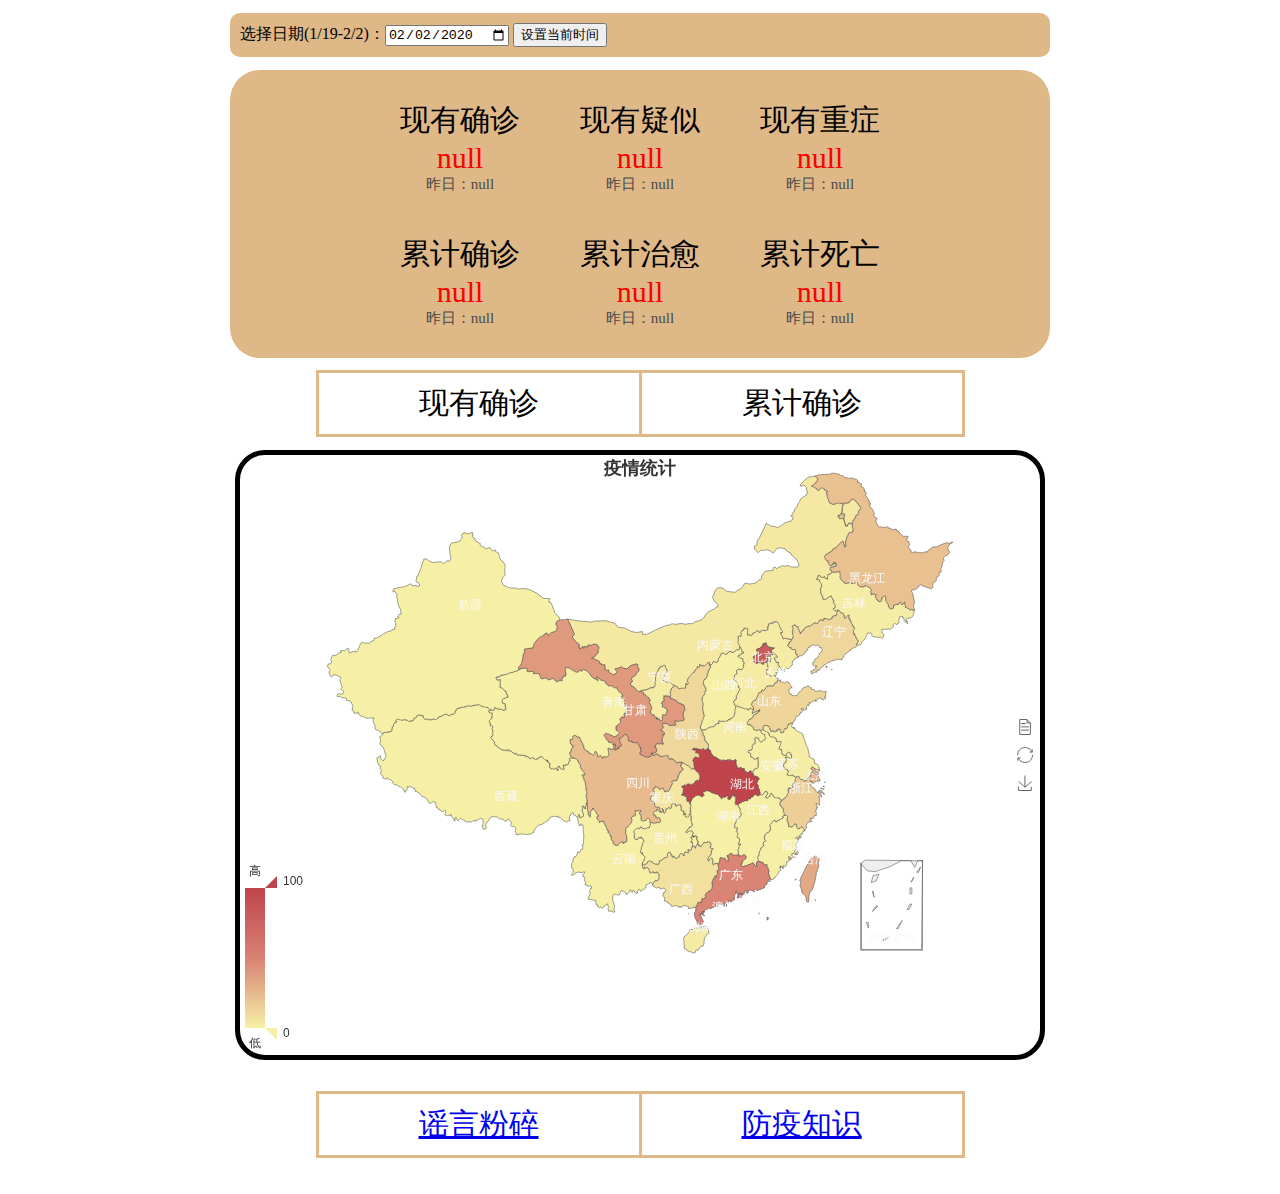
<file: frontend/index.html>
﻿<!DOCTYPE html>

<html style="height: 100%">
<head>
    <meta charset="UTF-8">
    <meta http-equiv="X-UA-Compatible" content="IE=EDGE">
    <title>地图组件</title>
    <script src="js/echarts.min.js"></script>
    <script src="js/china.js"></script>
    <link type="text/css" rel="stylesheet" href="css/mystyle.css" />
    <!-- 新 Bootstrap 核心 CSS 文件 -->
    <link href="https://cdn.staticfile.org/twitter-bootstrap/3.3.7/css/bootstrap.min.css" rel="stylesheet">
    <!-- jQuery文件。务必在bootstrap.min.js 之前引入 -->
    <script src="https://cdn.staticfile.org/jquery/2.1.1/jquery.min.js"></script>
    <!-- 最新的 Bootstrap 核心 JavaScript 文件 -->
    <script src="https://cdn.staticfile.org/twitter-bootstrap/3.3.7/js/bootstrap.min.js"></script>
    <script src="js/jquery-1.11.1.min.js"></script>
    <script>
        function chan() {
            myChart.clear();
            myChart.setOption(option);
        }
        function chan1() {
            myChart.clear();
            myChart.setOption(option1);
        }
    </script>
</head>

<body style="height: 100%; margin: 0">

    <div id="date">
        <form>
            选择日期(1/19-2/2)：<input type="date" name="mydate" id="dateone" value="2020-02-02" />
            <input type="button" value="设置当前时间" onclick="setdata()" />
        </form>
    </div>

    <div id="menu">
        <table>
            <tr>
                <td class="typename">现有确诊</td>
                <td class="typename">现有疑似</td>
                <td class="typename">现有重症</td>
            </tr>
            <tr>
                <td id="nowipnum" class="nownum">null</td>
                <td id="nowspnum" class="nownum">null</td>
                <td id="nowdangenum" class="nownum">null</td>
            </tr>
            <tr>
                <td id="yesipnum" class="yesnum">昨日：null</td>
                <td id="yesspnum" class="yesnum">昨日：null</td>
                <td id="yesdangenum" class="yesnum">昨日：null</td>
            </tr>
            <tr>
                <td class="typename">累计确诊</td>
                <td class="typename">累计治愈</td>
                <td class="typename">累计死亡</td>
            </tr>
            <tr>
                <td id="sumsurenum" class="nownum">null</td>
                <td id="sumcurenum" class="nownum">null</td>
                <td id="sumdeadnum" class="nownum">null</td>
            </tr>
            <tr>
                <td id="yessurenum" class="yesnum">昨日：null</td>
                <td id="yescurenum" class="yesnum">昨日：null</td>
                <td id="yesdeadnum" class="yesnum">昨日：null</td>
            </tr>

        </table>
    </div>

    <div>
        <table>
            <tr>
                <td id="choosenow" class="unchoose" onclick="chan()">现有确诊</td>
                <td id="choosesum" class="unchoose" onclick="chan1()">累计确诊</td>
            </tr>
        </table>
    </div>

    <div id="container" class="map"></div>

    <br />

    <div>
        <table>
            <tr>
                <td class="unchoose"><a href="https://baijiahao.baidu.com/s?id=1656966730408682480&wfr=spider&for=pc">谣言粉碎</a></td>
                <td class="unchoose"><a href="http://news.xiancity.cn/system/2020/03/13/030724068.shtml">防疫知识</a></td>
            </tr>
        </table>
    </div>

    <br />
    <br />

    <script type="text/javascript">

        var dom = document.getElementById("container");
        var myChart = echarts.init(dom);
        var app = {};
        //option = null;
        var option = {
            title: {
                text: '疫情统计',
                left: 'center'
            },
            tooltip: {
                trigger: 'item'
            },
            visualMap: {
                min: 0,
                max: 100,
                left: 'left',
                top: 'bottom',
                text: ['高', '低'],           // 文本，默认为数值文本
                calculable: true
            },
            toolbox: {
                show: true,
                orient: 'vertical',
                left: 'right',
                top: 'center',
                feature: {
                    mark: { show: true },
                    dataView: { show: true, readOnly: false },
                    restore: { show: true },
                    saveAsImage: { show: true }
                }
            },
            series: [
                {
                    name: '点击查看省份>>',
                    type: 'map',
                    mapType: 'china',
                    roam: false,//是否开启鼠标缩放和平移漫游
                    itemStyle: {//地图区域的多边形 图形样式
                        normal: {//是图形在默认状态下的样式
                            label: {
                                show: true,//是否显示标签
                                textStyle: {
                                    color: "rgb(249, 249, 249)"
                                }
                            }
                        },
                        emphasis: {//是图形在高亮状态下的样式,比如在鼠标悬浮或者图例联动高亮时
                            //label: { show: true }
                            borderWidth: 2,
                            borderColor: '#fff',
                            areaColor: 'blue',//区域颜色
                            label: {
                                show: true,
                                textStyle: {
                                    color: '#fff'
                                }
                            }
                        }
                    },
                    top: "3%",//组件距离容器的距离
                    data: [
                        { name: '北京', value: 80 /*Math.round(Math.random() * 1000)*/ },
                        { name: '天津', value: 1 },
                        { name: '上海', value: 25 },
                        { name: '重庆', value: 4 },
                        { name: '河北', value: 2 },
                        { name: '河南', value: 1 },
                        { name: '云南', value: 0 },
                        { name: '辽宁', value: 11 },
                        { name: '黑龙江', value: 21 },
                        { name: '湖南', value: 0 },
                        { name: '安徽', value: 0 },
                        { name: '山东', value: 12 },
                        { name: '新疆', value: 0 },
                        { name: '江苏', value: 1 },
                        { name: '浙江', value: 15 },
                        { name: '江西', value: 0 },
                        { name: '湖北', value: 11758 },
                        { name: '广西', value: 7 },
                        { name: '甘肃', value: 39 },
                        { name: '山西', value: 0 },
                        { name: '内蒙古', value: 3 },
                        { name: '陕西', value: 11 },
                        { name: '吉林', value: 1 },
                        { name: '福建', value: 0 },
                        { name: '贵州', value: 1 },
                        { name: '广东', value: 49 },
                        { name: '青海', value: 0 },
                        { name: '西藏', value: 0 },
                        { name: '四川', value: 24 },
                        { name: '宁夏', value: 2 },
                        { name: '海南', value: 2 },
                        { name: '台湾', value: 32 },
                        { name: '香港', value: 58 },
                        { name: '澳门', value: Math.round(Math.random() * 1000) }
                    ]
                }
            ]
        };;
        myChart.setOption(option, true);
        //鼠标移入事件
        myChart.on('mouseover', function (params) {
            var dataIndex = params.dataIndex;
            console.log(params);
        });
        //鼠标点击事件 跳转页面
        myChart.on('click', function (params) {
            var city = params.name;
            //alert(city);
            window.location.href = "line.html";
        });
    </script>

    <script type="text/javascript">
        var dom = document.getElementById("container");
        var myChart = echarts.init(dom);
        var app = {};
        //option = null;
        var option1 = {
            title: {
                text: '疫情统计',
                left: 'center'
            },
            tooltip: {
                trigger: 'item'
            },
            visualMap: {
                min: 0,
                max: 1000,
                left: 'left',
                top: 'bottom',
                text: ['高', '低'],           // 文本，默认为数值文本
                calculable: true
            },
            toolbox: {
                show: true,
                orient: 'vertical',
                left: 'right',
                top: 'center',
                feature: {
                    mark: { show: true },
                    dataView: { show: true, readOnly: false },
                    restore: { show: true },
                    saveAsImage: { show: true }
                }
            },
            series: [
                {
                    name: '点击查看>>',
                    type: 'map',
                    mapType: 'china',
                    roam: false,//是否开启鼠标缩放和平移漫游
                    itemStyle: {//地图区域的多边形 图形样式
                        normal: {//是图形在默认状态下的样式
                            label: {
                                show: true,//是否显示标签
                                textStyle: {
                                    color: "rgb(249, 249, 249)"
                                }
                            }
                        },
                        emphasis: {//是图形在高亮状态下的样式,比如在鼠标悬浮或者图例联动高亮时
                            //label: { show: true }
                            borderWidth: 2,
                            borderColor: '#fff',
                            areaColor: 'blue',//区域颜色
                            label: {
                                show: true,
                                textStyle: {
                                    color: '#fff'
                                }
                            }
                        }
                    },
                    top: "3%",//组件距离容器的距离
                    data: [
                        { name: '北京', value: 437 },
                        { name: '天津', value: 136 },
                        { name: '上海', value: 352 },
                        { name: '重庆', value: 576 },
                        { name: '河北', value: 318 },
                        { name: '河南', value: 1273 },
                        { name: '云南', value: 174 },
                        { name: '辽宁', value: 125 },
                        { name: '黑龙江', value: 482 },
                        { name: '湖南', value: 1018 },
                        { name: '安徽', value: 990 },
                        { name: '山东', value: 760 },
                        { name: '新疆', value: 76 },
                        { name: '江苏', value: 631 },
                        { name: '浙江', value: 1227 },
                        { name: '江西', value: 935 },
                        { name: '湖北', value: 67790 },
                        { name: '广西', value: 252 },
                        { name: '甘肃', value: 132 },
                        { name: '山西', value: 133 },
                        { name: '内蒙古', value: 75 },
                        { name: '陕西', value: 245 },
                        { name: '吉林', value: 93 },
                        { name: '福建', value: 296 },
                        { name: '贵州', value: 146 },
                        { name: '广东', value: 1356 },
                        { name: '青海', value: 18 },
                        { name: '西藏', value: 1 },
                        { name: '四川', value: 539 },
                        { name: '宁夏', value: 75 },
                        { name: '海南', value: 168 },
                        { name: '台湾', value: 53 },
                        { name: '香港', value: 140 },
                        { name: '澳门', value: Math.round(Math.random() * 1000) }
                    ]
                }
            ]
        };;
        myChart.setOption(option, true);
        //鼠标移入事件
        myChart.on('mouseover', function (params) {
            var dataIndex = params.dataIndex;
            console.log(params);
        });
        //鼠标点击事件 跳转页面
        myChart.on('click', function (params) {
            var city = params.name;
            //alert(city);
            //window.location.href = "line.html&date=" + city;
            window.location.href = "line.html";
        });
    </script>

    <script>
        function setdata(da) {
            var qz = new Array();
            var ys = new Array();
            var zy = new Array();
            var sw = new Array();
            qz["2020-01-19"] = 1;
            qz["2020-01-20"] = 6;
            qz["2020-01-21"] = 281;
            qz["2020-01-22"] = 426;
            qz["2020-01-23"] = 583;
            qz["2020-01-24"] = 832;
            qz["2020-01-25"] = 1248;
            qz["2020-01-26"] = 1918;
            qz["2020-01-27"] = 2649;
            qz["2020-01-28"] = 4390;
            qz["2020-01-29"] = 5816;
            qz["2020-01-30"] = 7484;
            qz["2020-01-31"] = 9403;
            qz["2020-02-01"] = 11306;
            qz["2020-02-02"] = 13749;

            ys["2020-01-19"] = 0;
            ys["2020-01-20"] = 0;
            ys["2020-01-21"] = 6;
            ys["2020-01-22"] = 22;
            ys["2020-01-23"] = 24;
            ys["2020-01-24"] = 31;
            ys["2020-01-25"] = 66;
            ys["2020-01-26"] = 138;
            ys["2020-01-27"] = 281;
            ys["2020-01-28"] = 482;
            ys["2020-01-29"] = 663;
            ys["2020-01-30"] = 980;
            ys["2020-01-31"] = 1180;
            ys["2020-02-01"] = 1445;
            ys["2020-02-02"] = 1715;

            zy["2020-01-19"] = 0;
            zy["2020-01-20"] = 0;
            zy["2020-01-21"] = 25;
            zy["2020-01-22"] = 28;
            zy["2020-01-23"] = 30;
            zy["2020-01-24"] = 34;
            zy["2020-01-25"] = 37;
            zy["2020-01-26"] = 47;
            zy["2020-01-27"] = 51;
            zy["2020-01-28"] = 59;
            zy["2020-01-29"] = 66;
            zy["2020-01-30"] = 89;
            zy["2020-01-31"] = 134;
            zy["2020-02-01"] = 213;
            zy["2020-02-02"] = 293;

            sw["2020-01-19"] = 0;
            sw["2020-01-20"] = 0;
            sw["2020-01-21"] = 6;
            sw["2020-01-22"] = 9;
            sw["2020-01-23"] = 17;
            sw["2020-01-24"] = 26;
            sw["2020-01-25"] = 41;
            sw["2020-01-26"] = 56;
            sw["2020-01-27"] = 82;
            sw["2020-01-28"] = 106;
            sw["2020-01-29"] = 132;
            sw["2020-01-30"] = 170;
            sw["2020-01-31"] = 213;
            sw["2020-02-01"] = 259;
            sw["2020-02-02"] = 304;

            var i1 = document.getElementById("nowipnum");
            var i2 = document.getElementById("nowspnum");
            var i3 = document.getElementById("nowdangenum");
            var i4 = document.getElementById("sumsurenum");
            var i5 = document.getElementById("sumcurenum");
            var i6 = document.getElementById("sumdeadnum");
            var i11 = document.getElementById("yesipnum");
            var i22 = document.getElementById("yesspnum");
            var i33 = document.getElementById("yesdangenum");
            var i44 = document.getElementById("yessurenum");
            var i55 = document.getElementById("yescurenum");
            var i66 = document.getElementById("yesdeadnum");
            var x1 = document.getElementById("dateone").value;
            var x2 = x1.substr(x1.length - 2, 2);
            var x3 = x2 - 1;
            var x4;
            if (x3 < 10 && x3 >= 1) {
                x3 = "0".concat(x3.toString());
                x4 = x1.substr(0, x1.length - 2).concat(x3);
            }
            else if (x3 <= 0) {
                x3 = (x3 + 31) % 32;
                var m = getMonth(x1);
                m = m - 1;
                m = m.toString();
                m = "0".concat(m.toString());
                x4 = x1.substr(0, 4) + "-" + m + "-" + x3;
            }
            else if (x3 > 10) {
                x3 = x3.toString();
                x4 = x1.substr(0, x1.length - 2) + x3;
            }
            var be = x4;
            var to = document.getElementById("dateone").value;
            i1.innerText = (qz[to] - sw[to] - zy[to]).toString();
            i2.innerText = parseInt(parseInt(ys[to]) / 15);
            i3.innerText = parseInt(parseInt(qz[to]) / 18);
            i4.innerText = qz[to];
            i5.innerText = zy[to];
            i6.innerText = sw[to];
            var x = ((qz[to] - sw[to] - zy[to]) - (qz[be] - sw[be] - zy[be])) / 8;
            x = parseInt(x);
            i11.innerText = "昨日：+" + x.toString();
            i22.innerText = "昨日：+" + (ys[to] - ys[be]).toString();
            i33.innerText = "昨日：+" + x;
            i44.innerText = "昨日：+" + (qz[to] - qz[be]).toString();
            i55.innerText = "昨日：+" + (zy[to] - zy[be]).toString();
            i66.innerText = "昨日：+" + (sw[to] - sw[be]).toString();
        }
    </script>
</body>
</html>
</file>
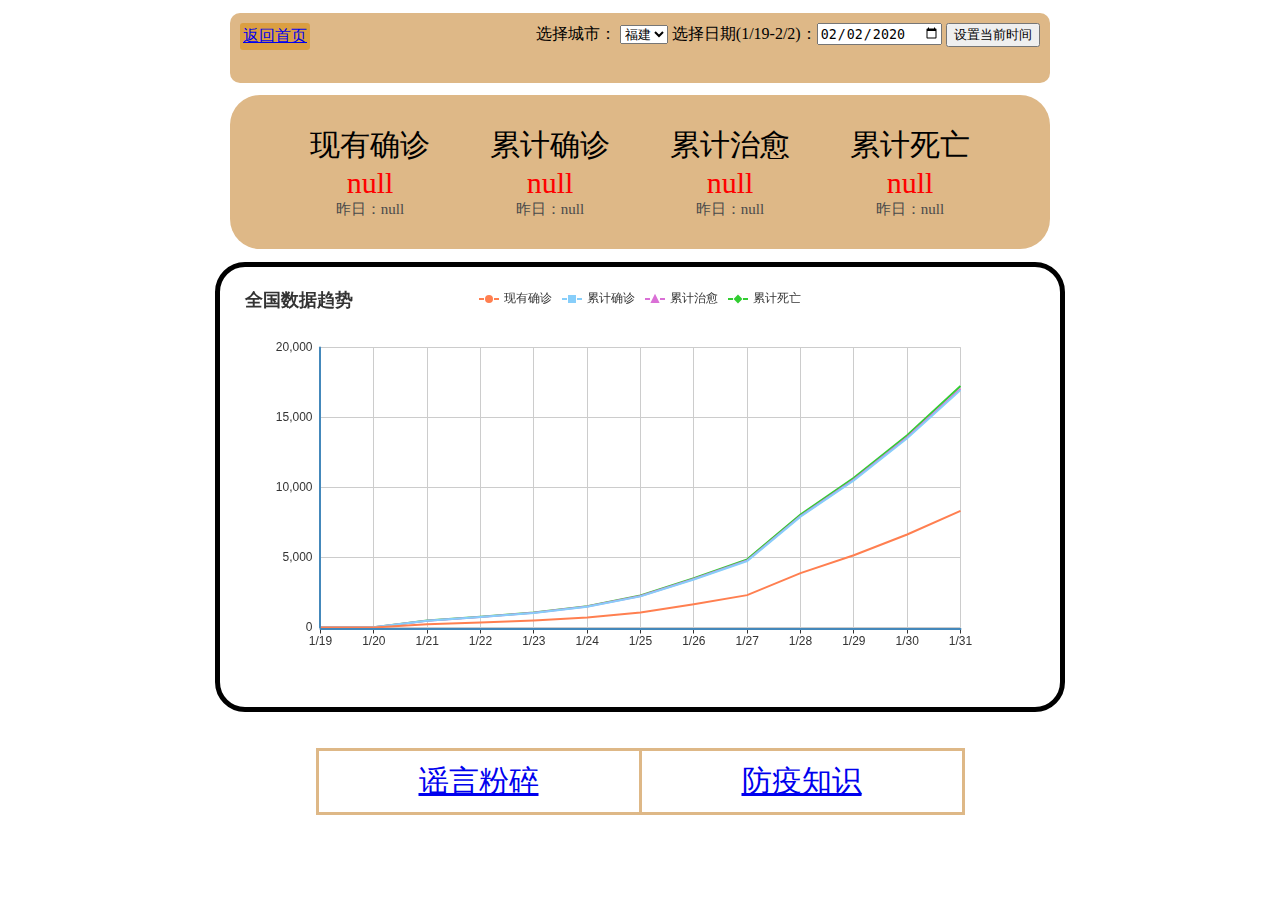
<file: frontend/line.html>
﻿<!DOCTYPE html>

<html lang="en" xmlns="http://www.w3.org/1999/xhtml">
<head>
    <meta charset="utf-8" />
    <title>折线图</title>
    <script src="js/echarts-all.js"></script>
    <link type="text/css" rel="stylesheet" href="css/mystyle.css" />
    <!-- 新 Bootstrap 核心 CSS 文件 -->
    <link href="https://cdn.staticfile.org/twitter-bootstrap/3.3.7/css/bootstrap.min.css" rel="stylesheet">
    <!-- jQuery文件。务必在bootstrap.min.js 之前引入 -->
    <script src="https://cdn.staticfile.org/jquery/2.1.1/jquery.min.js"></script>
    <!-- 最新的 Bootstrap 核心 JavaScript 文件 -->
    <script src="https://cdn.staticfile.org/twitter-bootstrap/3.3.7/js/bootstrap.min.js"></script>
    <script src="js/jquery-1.11.1.min.js"></script>

    <script>
        function chan() {
            myChart.clear();
            myChart.setOption(option);
        }
        function chan1() {
            myChart.clear();
            myChart.setOption(option1);
        }
    </script>
</head>

<body>


    <div id="dateline">
        <div id="" class="return"><a href="index.html">返回首页</a></div>
        <div class="datein">
            <form>
                选择城市：
                <select id="city">
                    <option value="福建" selected>福建</option>
                    <option value="安徽">安徽</option>
                    <option value="北京">北京</option>
                    <option value="重庆">重庆</option>
                    <option value="浙江">浙江</option>
                    <option value="湖北">湖北</option>
                </select>
                选择日期(1/19-2/2)：<input type="date" name="mydate" id="dateone" value="2020-02-02" />
                <input type="button" value="设置当前时间" onclick="setdata()" />
            </form>
        </div>
    </div>

    <div id="menu">
        <table>
            <tr>
                <td class="typename">现有确诊</td>
                <td class="typename">累计确诊</td>
                <td class="typename">累计治愈</td>
                <td class="typename">累计死亡</td>
            </tr>
            <tr>
                <td id="nowsure" class="nownum">null</td>
                <td id="sumsure" class="nownum">null</td>
                <td id="sumcure" class="nownum">null</td>
                <td id="sumdead" class="nownum">null</td>
            </tr>
            <tr>
                <td id="yessure" class="yesnum">昨日：null</td>
                <td id="yessumsure" class="yesnum">昨日：null</td>
                <td id="yessumcure" class="yesnum">昨日：null</td>
                <td id="yessumdead" class="yesnum">昨日：null</td>
            </tr>
        </table>
    </div>

    <div id="box" class="boxtype"></div>

    <br />
    <br />
    <div>
        <table>
            <tr>
                <td class="unchoose"><a href="https://baijiahao.baidu.com/s?id=1656966730408682480&wfr=spider&for=pc">谣言粉碎</a></td>
                <td class="unchoose"><a href="http://news.xiancity.cn/system/2020/03/13/030724068.shtml">防疫知识</a></td>
            </tr>
        </table>
    </div>

    <br />
    <br />

    <script>

        var myChart = echarts.init(document.getElementById("box"));
        var option = {
            title: {
                text: '全国数据趋势'
            },
            tooltip: {
                trigger: 'axis',
                axisPointer: {
                    type: 'cross',
                    label: {
                        backgroundColor: '#6a7985'
                    }
                }
            },
            legend: {
                data: ['现有确诊', '累计确诊', '累计治愈', '累计死亡']
            },
            toolbox: {
                feature: {
                    saveAsImage: {}
                }
            },
            grid: {
                left: '3%',
                right: '4%',
                bottom: '3%',
                containLabel: true
            },
            xAxis: [
                {
                    type: 'category',
                    boundaryGap: false,
                    data: ['1/19', '1/20', '1/21', '1/22', '1/23', '1/24', '1/25', '1/26', '1/27', '1/28', '1/29', '1/30', '1/31']
                }
            ],
            yAxis: [
                {
                    type: 'value'
                }
            ],
            series: [
                {
                    name: '现有确诊',
                    type: 'line',
                    stack: '总量',
                    areaStyle: {},
                    data: [1, 6, 250, 389, 536, 772, 1170, 1815, 2516, 4225, 5618, 7225, 9056]
                },
                {
                    name: '累计确诊',
                    type: 'line',
                    stack: '总量',
                    areaStyle: {},
                    data: [1, 6, 281, 426, 583, 832, 1248, 1918, 2649, 4390, 5816, 7484, 9403]
                },
                {
                    name: '累计治愈',
                    type: 'line',
                    stack: '总量',
                    areaStyle: {},
                    data: [0, 0, 2, 5, 28, 30, 34, 37, 47, 51, 59, 66, 89, 134]
                },
                {
                    name: '累计死亡',
                    type: 'line',
                    stack: '总量',
                    label: {
                        normal: {
                            show: true,
                            position: 'top'
                        }
                    },
                    areaStyle: {},
                    data: [0, 0, 6, 9, 17, 26, 41, 56, 82, 106, 132, 170, 213]
                }
            ]
        };


        myChart.setOption(option);
        myChart.on('mouseover', function (params) {
            var dataIndex = params.dataIndex;
            console.log(params);
        });
    </script>

    <script>
        function setdata() {
            var qz = new Array();
            var ys = new Array();
            var zy = new Array();
            var sw = new Array();

            qz["湖北2020-01-19"] = 0;
            qz["湖北2020-01-20"] = 0;
            qz["湖北2020-01-21"] = 239;
            qz["湖北2020-01-22"] = 338;
            qz["湖北2020-01-23"] = 399;
            qz["湖北2020-01-24"] = 494;
            qz["湖北2020-01-25"] = 658;
            qz["湖北2020-01-26"] = 958;
            qz["湖北2020-01-27"] = 1303;
            qz["湖北2020-01-28"] = 2570;
            qz["湖北2020-01-29"] = 3385;
            qz["湖北2020-01-30"] = 4370;
            qz["湖北2020-01-31"] = 5522;
            qz["湖北2020-02-01"] = 6774;
            qz["湖北2020-02-02"] = 8601;
            qz["安徽2020-01-19"] = 0;
            qz["安徽2020-01-20"] = 0;
            qz["安徽2020-01-21"] = 0;
            qz["安徽2020-01-22"] = 1;
            qz["安徽2020-01-23"] = 9;
            qz["安徽2020-01-24"] = 15;
            qz["安徽2020-01-25"] = 39;
            qz["安徽2020-01-26"] = 60;
            qz["安徽2020-01-27"] = 70;
            qz["安徽2020-01-28"] = 106;
            qz["安徽2020-01-29"] = 152;
            qz["安徽2020-01-30"] = 198;
            qz["安徽2020-01-31"] = 234;
            qz["安徽2020-02-01"] = 294;
            qz["安徽2020-02-02"] = 335;
            qz["北京2020-01-19"] = 0;
            qz["北京2020-01-20"] = 5;
            qz["北京2020-01-21"] = 10;
            qz["北京2020-01-22"] = 14;
            qz["北京2020-01-23"] = 26;
            qz["北京2020-01-24"] = 35;
            qz["北京2020-01-25"] = 49;
            qz["北京2020-01-26"] = 66;
            qz["北京2020-01-27"] = 77;
            qz["北京2020-01-28"] = 86;
            qz["北京2020-01-29"] = 106;
            qz["北京2020-01-30"] = 126;
            qz["北京2020-01-31"] = 150;
            qz["北京2020-02-01"] = 173;
            qz["北京2020-02-02"] = 181;
            qz["重庆2020-01-19"] = 0;
            qz["重庆2020-01-20"] = 0;
            qz["重庆2020-01-21"] = 5;
            qz["重庆2020-01-22"] = 6;
            qz["重庆2020-01-23"] = 9;
            qz["重庆2020-01-24"] = 27;
            qz["重庆2020-01-25"] = 57;
            qz["重庆2020-01-26"] = 75;
            qz["重庆2020-01-27"] = 110;
            qz["重庆2020-01-28"] = 132;
            qz["重庆2020-01-29"] = 147;
            qz["重庆2020-01-30"] = 164;
            qz["重庆2020-01-31"] = 205;
            qz["重庆2020-02-01"] = 236;
            qz["重庆2020-02-02"] = 258;
            qz["福建2020-01-19"] = 0;
            qz["福建2020-01-20"] = 0;
            qz["福建2020-01-21"] = 0;
            qz["福建2020-01-22"] = 1;
            qz["福建2020-01-23"] = 5;
            qz["福建2020-01-24"] = 10;
            qz["福建2020-01-25"] = 18;
            qz["福建2020-01-26"] = 35;
            qz["福建2020-01-27"] = 59;
            qz["福建2020-01-28"] = 82;
            qz["福建2020-01-29"] = 101;
            qz["福建2020-01-30"] = 120;
            qz["福建2020-01-31"] = 144;
            qz["福建2020-02-01"] = 159;
            qz["福建2020-02-02"] = 179;
            qz["浙江2020-01-19"] = 0;
            qz["浙江2020-01-20"] = 0;
            qz["浙江2020-01-21"] = 0;
            qz["浙江2020-01-22"] = 10;
            qz["浙江2020-01-23"] = 27;
            qz["浙江2020-01-24"] = 43;
            qz["浙江2020-01-25"] = 62;
            qz["浙江2020-01-26"] = 102;
            qz["浙江2020-01-27"] = 128;
            qz["浙江2020-01-28"] = 173;
            qz["浙江2020-01-29"] = 294;
            qz["浙江2020-01-30"] = 425;
            qz["浙江2020-01-31"] = 529;
            qz["浙江2020-02-01"] = 585;
            qz["浙江2020-02-02"] = 639;

            ys["湖北2020-01-19"] = 0;
            ys["湖北2020-01-20"] = 0;
            ys["湖北2020-01-21"] = 0;
            ys["湖北2020-01-22"] = 0;
            ys["湖北2020-01-23"] = 0;
            ys["湖北2020-01-24"] = 0;
            ys["湖北2020-01-25"] = 0;
            ys["湖北2020-01-26"] = 0;
            ys["湖北2020-01-27"] = 0;
            ys["湖北2020-01-28"] = 0;
            ys["湖北2020-01-29"] = 0;
            ys["湖北2020-01-30"] = 0;
            ys["湖北2020-01-31"] = 0;
            ys["湖北2020-02-01"] = 0;
            ys["湖北2020-02-02"] = 0;
            ys["安徽2020-01-19"] = 0;
            ys["安徽2020-01-20"] = 0;
            ys["安徽2020-01-21"] = 1;
            ys["安徽2020-01-22"] = 3;
            ys["安徽2020-01-23"] = 3;
            ys["安徽2020-01-24"] = 3;
            ys["安徽2020-01-25"] = 29;
            ys["安徽2020-01-26"] = 44;
            ys["安徽2020-01-27"] = 80;
            ys["安徽2020-01-28"] = 118;
            ys["安徽2020-01-29"] = 160;
            ys["安徽2020-01-30"] = 205;
            ys["安徽2020-01-31"] = 275;
            ys["安徽2020-02-01"] = 352;
            ys["安徽2020-02-02"] = 434;
            ys["北京2020-01-19"] = 0;
            ys["北京2020-01-20"] = 0;
            ys["北京2020-01-21"] = 0;
            ys["北京2020-01-22"] = 0;
            ys["北京2020-01-23"] = 0;
            ys["北京2020-01-24"] = 0;
            ys["北京2020-01-25"] = 0;
            ys["北京2020-01-26"] = 0;
            ys["北京2020-01-27"] = 0;
            ys["北京2020-01-28"] = 0;
            ys["北京2020-01-29"] = 0;
            ys["北京2020-01-30"] = 0;
            ys["北京2020-01-31"] = 0;
            ys["北京2020-02-01"] = 0;
            ys["北京2020-02-02"] = 0;
            ys["重庆2020-01-19"] = 0;
            ys["重庆2020-01-20"] = 0;
            ys["重庆2020-01-21"] = 0;
            ys["重庆2020-01-22"] = 13;
            ys["重庆2020-01-23"] = 13;
            ys["重庆2020-01-24"] = 13;
            ys["重庆2020-01-25"] = 13;
            ys["重庆2020-01-26"] = 13;
            ys["重庆2020-01-27"] = 13;
            ys["重庆2020-01-28"] = 13;
            ys["重庆2020-01-29"] = 13;
            ys["重庆2020-01-30"] = 13;
            ys["重庆2020-01-31"] = 13;
            ys["重庆2020-02-01"] = 13;
            ys["重庆2020-02-02"] = 13;
            ys["福建2020-01-19"] = 0;
            ys["福建2020-01-20"] = 0;
            ys["福建2020-01-21"] = 0;
            ys["福建2020-01-22"] = 0;
            ys["福建2020-01-23"] = 2;
            ys["福建2020-01-24"] = 4;
            ys["福建2020-01-25"] = 4;
            ys["福建2020-01-26"] = 42;
            ys["福建2020-01-27"] = 73;
            ys["福建2020-01-28"] = 155;
            ys["福建2020-01-29"] = 208;
            ys["福建2020-01-30"] = 264;
            ys["福建2020-01-31"] = 316;
            ys["福建2020-02-01"] = 355;
            ys["福建2020-02-02"] = 402;
            ys["浙江2020-01-19"] = 0;
            ys["浙江2020-01-20"] = 0;
            ys["浙江2020-01-21"] = 0;
            ys["浙江2020-01-22"] = 0;
            ys["浙江2020-01-23"] = 0;
            ys["浙江2020-01-24"] = 0;
            ys["浙江2020-01-25"] = 0;
            ys["浙江2020-01-26"] = 0;
            ys["浙江2020-01-27"] = 0;
            ys["浙江2020-01-28"] = 0;
            ys["浙江2020-01-29"] = 0;
            ys["浙江2020-01-30"] = 0;
            ys["浙江2020-01-31"] = 0;
            ys["浙江2020-02-01"] = 0;
            ys["浙江2020-02-02"] = 0;

            zy["湖北2020-01-19"] = 0;
            zy["湖北2020-01-20"] = 0;
            zy["湖北2020-01-21"] = 25;
            zy["湖北2020-01-22"] = 28;
            zy["湖北2020-01-23"] = 28;
            zy["湖北2020-01-24"] = 31;
            zy["湖北2020-01-25"] = 32;
            zy["湖北2020-01-26"] = 42;
            zy["湖北2020-01-27"] = 44;
            zy["湖北2020-01-28"] = 44;
            zy["湖北2020-01-29"] = 44;
            zy["湖北2020-01-30"] = 54;
            zy["湖北2020-01-31"] = 80;
            zy["湖北2020-02-01"] = 130;
            zy["湖北2020-02-02"] = 179;
            zy["安徽2020-01-19"] = 0;
            zy["安徽2020-01-20"] = 0;
            zy["安徽2020-01-21"] = 0;
            zy["安徽2020-01-22"] = 0;
            zy["安徽2020-01-23"] = 0;
            zy["安徽2020-01-24"] = 0;
            zy["安徽2020-01-25"] = 0;
            zy["安徽2020-01-26"] = 0;
            zy["安徽2020-01-27"] = 0;
            zy["安徽2020-01-28"] = 0;
            zy["安徽2020-01-29"] = 0;
            zy["安徽2020-01-30"] = 2;
            zy["安徽2020-01-31"] = 3;
            zy["安徽2020-02-01"] = 3;
            zy["安徽2020-02-02"] = 5;
            zy["北京2020-01-19"] = 0;
            zy["北京2020-01-20"] = 0;
            zy["北京2020-01-21"] = 0;
            zy["北京2020-01-22"] = 0;
            zy["北京2020-01-23"] = 0;
            zy["北京2020-01-24"] = 1;
            zy["北京2020-01-25"] = 2;
            zy["北京2020-01-26"] = 2;
            zy["北京2020-01-27"] = 2;
            zy["北京2020-01-28"] = 4;
            zy["北京2020-01-29"] = 4;
            zy["北京2020-01-30"] = 5;
            zy["北京2020-01-31"] = 5;
            zy["北京2020-02-01"] = 9;
            zy["北京2020-02-02"] = 9;
            zy["重庆2020-01-19"] = 0;
            zy["重庆2020-01-20"] = 0;
            zy["重庆2020-01-21"] = 0;
            zy["重庆2020-01-22"] = 0;
            zy["重庆2020-01-23"] = 0;
            zy["重庆2020-01-24"] = 0;
            zy["重庆2020-01-25"] = 0;
            zy["重庆2020-01-26"] = 0;
            zy["重庆2020-01-27"] = 0;
            zy["重庆2020-01-28"] = 0;
            zy["重庆2020-01-29"] = 0;
            zy["重庆2020-01-30"] = 1;
            zy["重庆2020-01-31"] = 1;
            zy["重庆2020-02-01"] = 1;
            zy["重庆2020-02-02"] = 3;
            zy["福建2020-01-19"] = 0;
            zy["福建2020-01-20"] = 0;
            zy["福建2020-01-21"] = 0;
            zy["福建2020-01-22"] = 0;
            zy["福建2020-01-23"] = 0;
            zy["福建2020-01-24"] = 0;
            zy["福建2020-01-25"] = 0;
            zy["福建2020-01-26"] = 0;
            zy["福建2020-01-27"] = 0;
            zy["福建2020-01-28"] = 0;
            zy["福建2020-01-29"] = 0;
            zy["福建2020-01-30"] = 0;
            zy["福建2020-01-31"] = 0;
            zy["福建2020-02-01"] = 0;
            zy["福建2020-02-02"] = 0;
            zy["浙江2020-01-19"] = 0;
            zy["浙江2020-01-20"] = 0;
            zy["浙江2020-01-21"] = 0;
            zy["浙江2020-01-22"] = 0;
            zy["浙江2020-01-23"] = 0;
            zy["浙江2020-01-24"] = 0;
            zy["浙江2020-01-25"] = 0;
            zy["浙江2020-01-26"] = 0;
            zy["浙江2020-01-27"] = 0;
            zy["浙江2020-01-28"] = 0;
            zy["浙江2020-01-29"] = 0;
            zy["浙江2020-01-30"] = 3;
            zy["浙江2020-01-31"] = 8;
            zy["浙江2020-02-01"] = 14;
            zy["浙江2020-02-02"] = 22;

            sw["重庆2020-01-19"] = 0;
            sw["重庆2020-01-20"] = 0;
            sw["重庆2020-01-21"] = 0;
            sw["重庆2020-01-22"] = 0;
            sw["重庆2020-01-23"] = 0;
            sw["重庆2020-01-24"] = 0;
            sw["重庆2020-01-25"] = 0;
            sw["重庆2020-01-26"] = 0;
            sw["重庆2020-01-27"] = 0;
            sw["重庆2020-01-28"] = 0;
            sw["重庆2020-01-29"] = 0;
            sw["重庆2020-01-30"] = 0;
            sw["重庆2020-01-31"] = 0;
            sw["重庆2020-02-01"] = 1;
            sw["重庆2020-02-02"] = 1;
            sw["安徽2020-01-19"] = 0;
            sw["安徽2020-01-20"] = 0;
            sw["安徽2020-01-21"] = 0;
            sw["安徽2020-01-22"] = 0;
            sw["安徽2020-01-23"] = 0;
            sw["安徽2020-01-24"] = 0;
            sw["安徽2020-01-25"] = 0;
            sw["安徽2020-01-26"] = 0;
            sw["安徽2020-01-27"] = 0;
            sw["安徽2020-01-28"] = 0;
            sw["安徽2020-01-29"] = 0;
            sw["安徽2020-01-30"] = 0;
            sw["安徽2020-01-31"] = 0;
            sw["安徽2020-02-01"] = 0;
            sw["安徽2020-02-02"] = 0;
            sw["浙江2020-01-19"] = 0;
            sw["浙江2020-01-20"] = 0;
            sw["浙江2020-01-21"] = 0;
            sw["浙江2020-01-22"] = 0;
            sw["浙江2020-01-23"] = 0;
            sw["浙江2020-01-24"] = 0;
            sw["浙江2020-01-25"] = 0;
            sw["浙江2020-01-26"] = 0;
            sw["浙江2020-01-27"] = 0;
            sw["浙江2020-01-28"] = 0;
            sw["浙江2020-01-29"] = 0;
            sw["浙江2020-01-30"] = 0;
            sw["浙江2020-01-31"] = 0;
            sw["浙江2020-02-01"] = 0;
            sw["浙江2020-02-02"] = 0;
            sw["北京2020-01-19"] = 0;
            sw["北京2020-01-20"] = 0;
            sw["北京2020-01-21"] = 0;
            sw["北京2020-01-22"] = 0;
            sw["北京2020-01-23"] = 0;
            sw["北京2020-01-24"] = 0;
            sw["北京2020-01-25"] = 0;
            sw["北京2020-01-26"] = 0;
            sw["北京2020-01-27"] = 1;
            sw["北京2020-01-28"] = 1;
            sw["北京2020-01-29"] = 1;
            sw["北京2020-01-30"] = 1;
            sw["北京2020-01-31"] = 1;
            sw["北京2020-02-01"] = 1;
            sw["北京2020-02-02"] = 1;
            sw["福建2020-01-19"] = 0;
            sw["福建2020-01-20"] = 0;
            sw["福建2020-01-21"] = 0;
            sw["福建2020-01-22"] = 0;
            sw["福建2020-01-23"] = 0;
            sw["福建2020-01-24"] = 0;
            sw["福建2020-01-25"] = 0;
            sw["福建2020-01-26"] = 0;
            sw["福建2020-01-27"] = 0;
            sw["福建2020-01-28"] = 0;
            sw["福建2020-01-29"] = 0;
            sw["福建2020-01-30"] = 0;
            sw["福建2020-01-31"] = 0;
            sw["福建2020-02-01"] = 0;
            sw["福建2020-02-02"] = 0;
            sw["湖北2020-01-19"] = 0;
            sw["湖北2020-01-20"] = 0;
            sw["湖北2020-01-21"] = 6;
            sw["湖北2020-01-22"] = 9;
            sw["湖北2020-01-23"] = 17;
            sw["湖北2020-01-24"] = 24;
            sw["湖北2020-01-25"] = 39;
            sw["湖北2020-01-26"] = 52;
            sw["湖北2020-01-27"] = 76;
            sw["湖北2020-01-28"] = 100;
            sw["湖北2020-01-29"] = 125;
            sw["湖北2020-01-30"] = 162;
            sw["湖北2020-01-31"] = 204;
            sw["湖北2020-02-01"] = 249;
            sw["湖北2020-02-02"] = 294;

            var i1 = document.getElementById("nowsure");
            var i4 = document.getElementById("sumsure");
            var i5 = document.getElementById("sumcure");
            var i6 = document.getElementById("sumdead");
            var i11 = document.getElementById("yessure");
            var i44 = document.getElementById("yessumsure");
            var i55 = document.getElementById("yessumcure");
            var i66 = document.getElementById("yessumdead");
            var form = document.getElementById("dateone");
            var da = form.value;
            var x1 = document.getElementById("dateone").value;
            var x2 = x1.substr(x1.length - 2, 2);
            var x3 = x2 - 1;
            var x4;
            if (x3 < 10 && x3 >= 1) {
                x3 = "0".concat(x3.toString());
                x4 = x1.substr(0, x1.length - 2).concat(x3);
            }
            else if (x3 <= 0) {
                x3 = (x3 + 31) % 32;
                var m = getMonth(x1);
                m = m - 1;
                m = m.toString();
                m = "0".concat(m.toString());
                x4 = x1.substr(0, 4) + "-" + m + "-" + x3;
            }
            else if (x3 > 10) {
                x3 = x3.toString();
                x4 = x1.substr(0, x1.length - 2) + x3;
            }
            var be = document.getElementById("city").value + x4;
            var to = document.getElementById("city").value + document.getElementById("dateone").value;
            //alert(be + to);
            i1.innerText = (qz[to] - sw[to] - zy[to]).toString();
            i4.innerText = qz[to];
            i5.innerText = zy[to];
            i6.innerText = sw[to];
            var x = ((qz[to] - sw[to] - zy[to]) - (qz[be] - sw[be] - zy[be])) / 8;
            x = parseInt(x);
            i11.innerText = "昨日：+" + x.toString();
            i44.innerText = "昨日：+" + (qz[to] - qz[be]).toString();
            i55.innerText = "昨日：+" + (zy[to] - zy[be]).toString();
            i66.innerText = "昨日：+" + (sw[to] - sw[be]).toString();
        }
    </script>

</body>
</html>
</file>
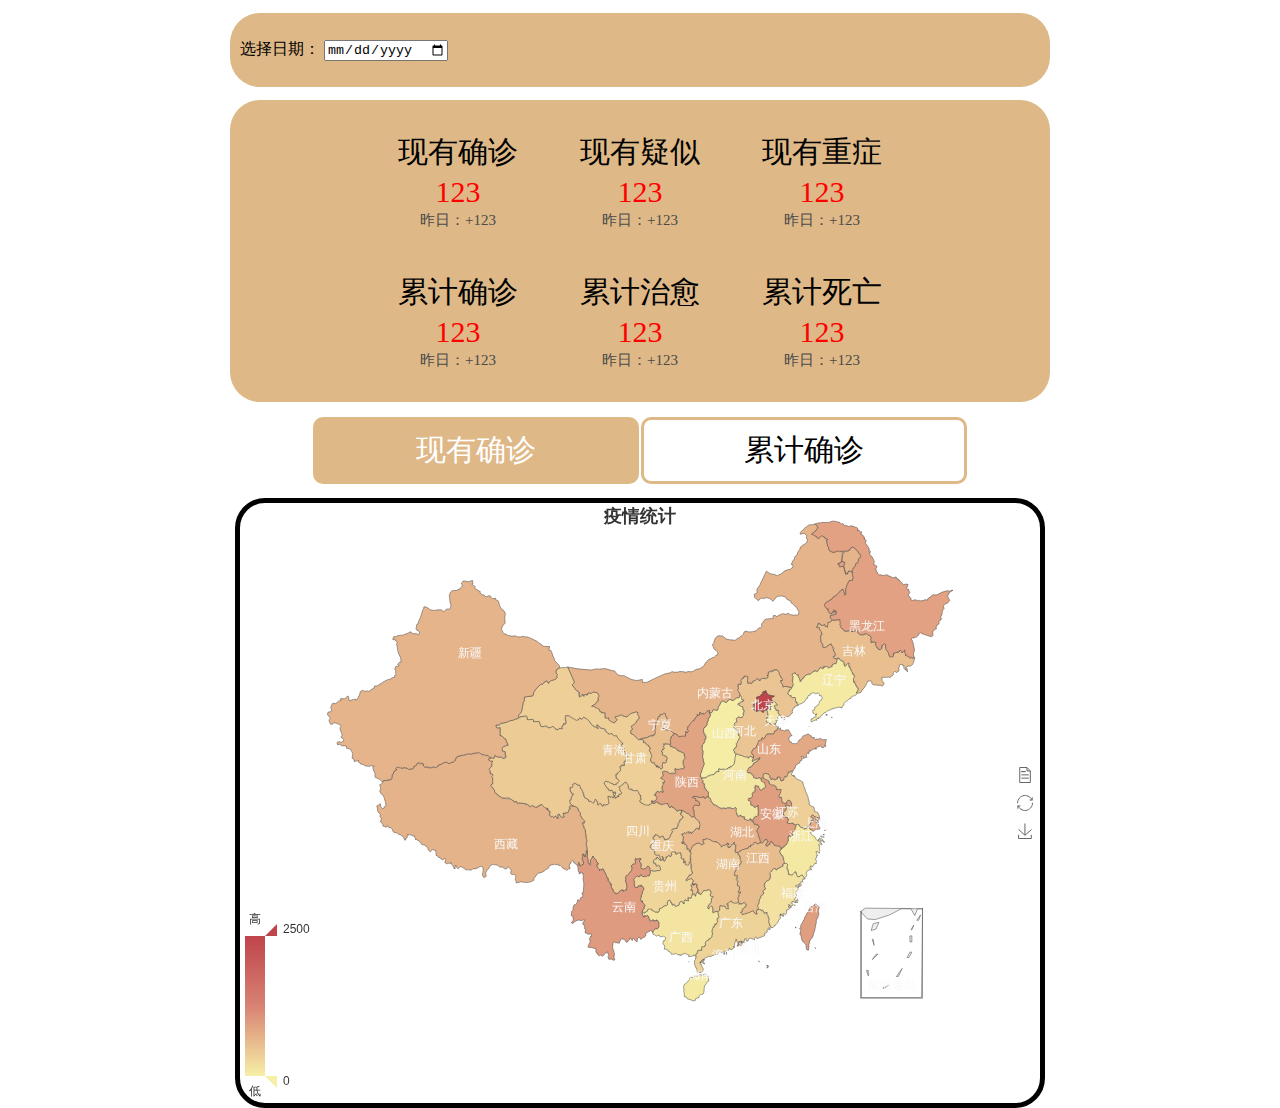
<file: frontend/地图组件.html>
﻿<!DOCTYPE html>

<html style="height: 100%">
<head>
    <meta charset="UTF-8">
    <meta http-equiv="X-UA-Compatible" content="IE=EDGE">
    <title>地图组件</title>
    <script src="echarts.min.js"></script>
    <script src="china.js"></script>
    <style>
        .map {
            height: 600px;
            width: 800px;
            margin: auto;
            margin-bottom: 1%;
            margin-top: 1%;
            border:5px solid;
            border-radius: 30px;
        }

        #menu {
            height: auto;
            width: 800px;
            margin: auto;
            margin-bottom: 1%;
            margin-top: 1%;
            padding: 10px;
            border-radius: 30px;
            background-color: burlywood;
        }

        table {
            margin: auto;
            text-align: center;
        }

        .typename {
            font-size: 30px;
            padding: 20px 30px 0px 30px;
        }

        .nownum {
            font-size: 30px;
            color: #ff0000;
            padding:0px 30px 0px 30px;
        }

        .yesnum {
            font-size:15px;
            color:#4a4a4a;
            padding:0px 30px 20px 30px;
        }

        .choose {
            text-align: center;
            color: #ffffff;
            background-color: burlywood;
            border-radius: 10px;
            border: 3px solid;
            border-color: burlywood;
            font-size: 30px;
            padding: 10px 100px 10px 100px;
        }

        .unchoose {
            text-align: center;
            color: #000000;
            background-color: #ffffff;
            border-radius: 10px;
            border: 3px solid;
            border-color: burlywood;
            font-size: 30px;
            padding: 10px 100px 10px 100px;
        }

        .unchoose:hover {
            text-align: center;
            color: #000000;
            background-color: grey;
            border-radius: 10px;
            border: 3px solid;
            border-color: burlywood;
            font-size: 30px;
            padding: 10px 100px 10px 100px;
        }

        #date {
            height: auto;
            width: 800px;
            margin: auto;
            margin-bottom: 1%;
            margin-top: 1%;
            padding: 10px;
            border-radius: 30px;
            background-color: burlywood;
        }
    </style>
</head>

<body style="height: 100%; margin: 0">
    
    <div id="date">
        <p>
            选择日期：
            <input type="date" />
        </p>
    </div>

    <div id="menu">
        <table>
            <tr>
                <td class="typename">现有确诊</td>
                <td class="typename">现有疑似</td>
                <td class="typename">现有重症</td>
            </tr>
            <tr>
                <td id="nowipnum" class="nownum">123</td>
                <td id="nowspnum" class="nownum">123</td>
                <td id="nowdangenum" class="nownum">123</td>
            </tr>
            <tr>
                <td id="yesipnum" class="yesnum">昨日：+123</td>
                <td id="yesspnum" class="yesnum">昨日：+123</td>
                <td id="yesdangenum" class="yesnum">昨日：+123</td>
            </tr>
            <tr>
                <td class="typename">累计确诊</td>
                <td class="typename">累计治愈</td>
                <td class="typename">累计死亡</td>
            </tr>
            <tr>
                <td id="sumsurenum" class="nownum">123</td>
                <td id="sumcurenum" class="nownum">123</td>
                <td id="sumdeadnum" class="nownum">123</td>
            </tr>
            <tr>
                <td id="yessurenum" class="yesnum">昨日：+123</td>
                <td id="yescurenum" class="yesnum">昨日：+123</td>
                <td id="yesdeadnum" class="yesnum">昨日：+123</td>
            </tr>

        </table>
    </div>

    <div>
        <table>
            <tr>
                <td id="choosenow" class="choose">现有确诊</td>
                <td id="choosesum" class="unchoose">累计确诊</td>
            </tr>
        </table>
    </div>

    <div id="container" class="map"></div>

    <script type="text/javascript">
        var dom = document.getElementById("container");
        var myChart = echarts.init(dom);
        var app = {};
        //option = null;
        var option = {
            title: {
                text: '疫情统计',
                left: 'center'
            },
            tooltip: {
                trigger: 'item'
            },
            //legend: {
                //orient: 'vertical',
                //left: 'left',
                //data: ['iphone']
            //},
            visualMap: {
                min: 0,
                max: 2500,
                left: 'left',
                top: 'bottom',
                text: ['高', '低'],           // 文本，默认为数值文本
                calculable: true
            },
            toolbox: {
                show: true,
                orient: 'vertical',
                left: 'right',
                top: 'center',
                feature: {
                    mark: { show: true },
                    dataView: { show: true, readOnly: false },
                    restore: { show: true },
                    saveAsImage: { show: true }
                }
            },
            series: [
                {
                    name: '点击查看>>',
                    type: 'map',
                    mapType: 'china',
                    roam: false,//是否开启鼠标缩放和平移漫游
                    itemStyle: {//地图区域的多边形 图形样式
                        normal: {//是图形在默认状态下的样式
                            label: {
                                show: true,//是否显示标签
                                textStyle: {
                                    color: "rgb(249, 249, 249)"
                                }
                            }
                        },
                        emphasis: {//是图形在高亮状态下的样式,比如在鼠标悬浮或者图例联动高亮时
                            //label: { show: true }
                            borderWidth: 2,
                            borderColor: '#fff',
                            areaColor: 'blue',//区域颜色
                            label: {
                                show: true,
                                textStyle: {
                                    color: '#fff'
                                }
                            }
                        }
                    },
                    top: "3%",//组件距离容器的距离
                    //roam: false,
                    //label: {
                        //normal: {
                            //show: false
                        //},
                        //emphasis: {
                            //show: true
                        //}
                    //},
                    data: [
                        { name: '北京', value: 2500 /*Math.round(Math.random() * 1000)*/ },
                        { name: '天津', value: Math.round(Math.random() * 1000) },
                        { name: '上海', value: Math.round(Math.random() * 1000) },
                        { name: '重庆', value: Math.round(Math.random() * 1000) },
                        { name: '河北', value: Math.round(Math.random() * 1000) },
                        { name: '河南', value: Math.round(Math.random() * 1000) },
                        { name: '云南', value: Math.round(Math.random() * 1000) },
                        { name: '辽宁', value: Math.round(Math.random() * 1000) },
                        { name: '黑龙江', value: Math.round(Math.random() * 1000) },
                        { name: '湖南', value: Math.round(Math.random() * 1000) },
                        { name: '安徽', value: Math.round(Math.random() * 1000) },
                        { name: '山东', value: Math.round(Math.random() * 1000) },
                        { name: '新疆', value: Math.round(Math.random() * 1000) },
                        { name: '江苏', value: Math.round(Math.random() * 1000) },
                        { name: '浙江', value: Math.round(Math.random() * 1000) },
                        { name: '江西', value: Math.round(Math.random() * 1000) },
                        { name: '湖北', value: Math.round(Math.random() * 1000) },
                        { name: '广西', value: Math.round(Math.random() * 1000) },
                        { name: '甘肃', value: Math.round(Math.random() * 1000) },
                        { name: '山西', value: Math.round(Math.random() * 1000) },
                        { name: '内蒙古', value: Math.round(Math.random() * 1000) },
                        { name: '陕西', value: Math.round(Math.random() * 1000) },
                        { name: '吉林', value: Math.round(Math.random() * 1000) },
                        { name: '福建', value: Math.round(Math.random() * 1000) },
                        { name: '贵州', value: Math.round(Math.random() * 1000) },
                        { name: '广东', value: Math.round(Math.random() * 1000) },
                        { name: '青海', value: Math.round(Math.random() * 1000) },
                        { name: '西藏', value: Math.round(Math.random() * 1000) },
                        { name: '四川', value: Math.round(Math.random() * 1000) },
                        { name: '宁夏', value: Math.round(Math.random() * 1000) },
                        { name: '海南', value: Math.round(Math.random() * 1000) },
                        { name: '台湾', value: Math.round(Math.random() * 1000) },
                        { name: '香港', value: Math.round(Math.random() * 1000) },
                        { name: '澳门', value: Math.round(Math.random() * 1000) }
                    ]
                }
            ]
        };;
        myChart.setOption(option, true);
        //鼠标移入事件
        myChart.on('mouseover', function (params) {
            var dataIndex = params.dataIndex;
            console.log(params);
        });
        //鼠标点击事件 跳转页面
        myChart.on('click', function (params) {
            var city = params.name;
            //alert(city);
            window.location.href = "折线图1.html";
        });
        // 载入动画提示
        myChart.showLoading({
            text: '正在努力的读取数据中...'
        });

        //取消载入提示
        myChart.hideLoading(); 
    </script>
</body>
</html>
</file>
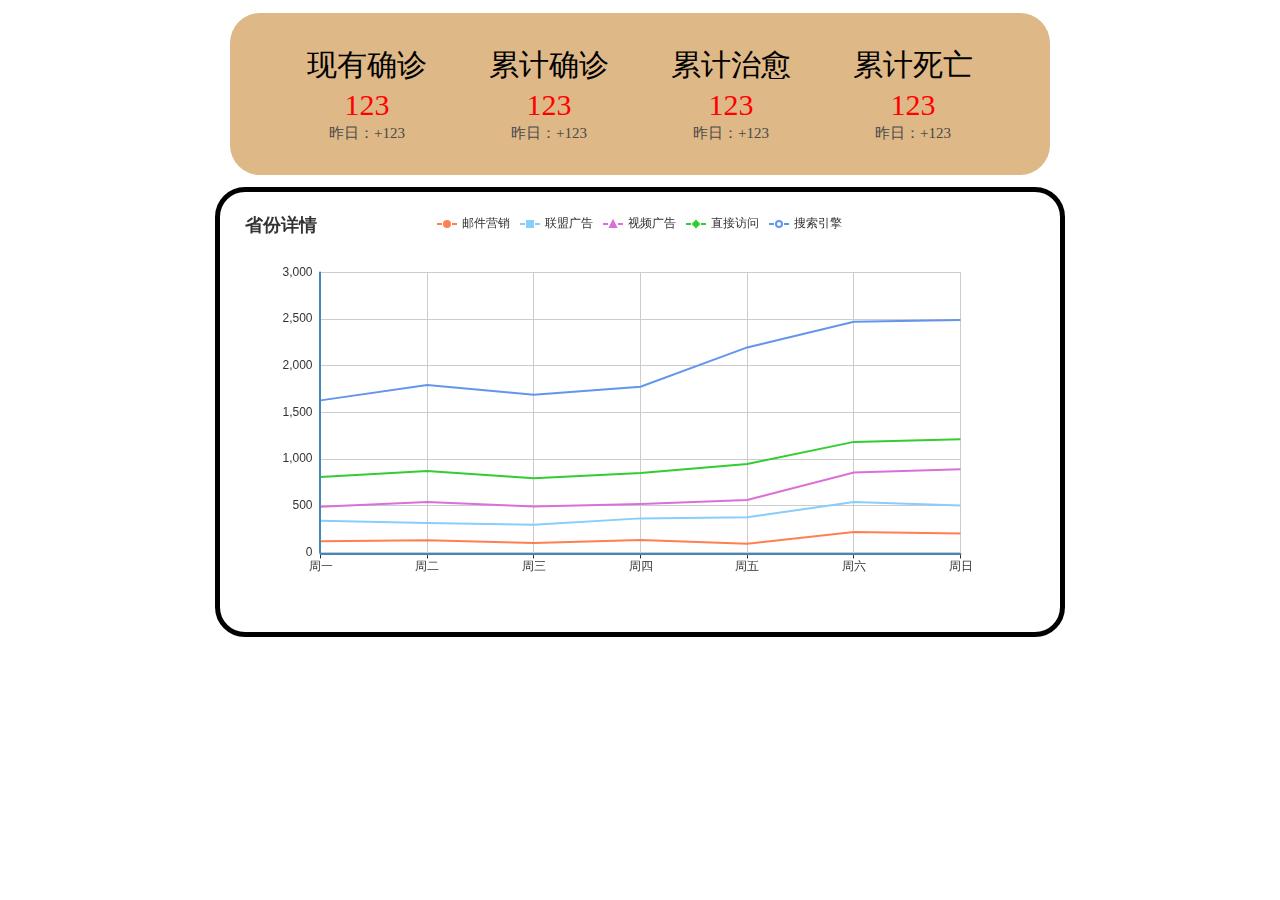
<file: frontend/折线图1.html>
﻿<!DOCTYPE html>

<html lang="en" xmlns="http://www.w3.org/1999/xhtml">
<head>
    <meta charset="utf-8" />
    <title>折线图</title>
    <script src="echarts-all.js"></script>
    <style>
        .boxtype {
            height: 400px;
            width: 800px;
            padding: 20px;
            margin: auto;
            border: 5px solid;
            border-radius:30px;
        }

        #menu {
            height: auto;
            width: 800px;
            margin: auto;
            margin-bottom: 1%;
            margin-top: 1%;
            padding: 10px;
            border-radius: 30px;
            background-color: burlywood;
        }

        table {
            margin: auto;
            text-align: center;
        }

        .typename {
            font-size: 30px;
            padding: 20px 30px 0px 30px;
        }

        .nownum {
            font-size: 30px;
            color: #ff0000;
            padding: 0px 30px 0px 30px;
        }

        .yesnum {
            font-size: 15px;
            color: #4a4a4a;
            padding: 0px 30px 20px 30px;
        }

        .choose {
            text-align: center;
            color: #ffffff;
            background-color: burlywood;
            border-radius: 10px;
            border: 3px solid;
            border-color: burlywood;
            font-size: 30px;
            padding: 10px 100px 10px 100px;
        }

        .unchoose {
            text-align: center;
            color: #000000;
            background-color: #ffffff;
            border-radius: 10px;
            border: 3px solid;
            border-color: burlywood;
            font-size: 30px;
            padding: 10px 100px 10px 100px;
        }

        .unchoose:hover {
            text-align: center;
            color: #000000;
            background-color: grey;
            border-radius: 10px;
            border: 3px solid;
            border-color: burlywood;
            font-size: 30px;
            padding: 10px 100px 10px 100px;
        }

    </style>
</head>


<body>

    <div id="menu">
        <table>
            <tr>
                <td class="typename">现有确诊</td>
                <td class="typename">累计确诊</td>
                <td class="typename">累计治愈</td>
                <td class="typename">累计死亡</td>
            </tr>
            <tr>
                <td id="nowsure" class="nownum">123</td>
                <td id="sumsure" class="nownum">123</td>
                <td id="sumcure" class="nownum">123</td>
                <td id="sumdead" class="nownum">123</td>
            </tr>
            <tr>
                <td id="yessure" class="yesnum">昨日：+123</td>
                <td id="yessumsure" class="yesnum">昨日：+123</td>
                <td id="yessumcure" class="yesnum">昨日：+123</td>
                <td id="yessumdead" class="yesnum">昨日：+123</td>
            </tr>
        </table>
    </div>

    <div id="box" class="boxtype"></div>

    <script>
        var myChart = echarts.init(document.getElementById("box"));
        var option = {
            title: {
                text: '省份详情'
            },
            tooltip: {
                trigger: 'axis',
                axisPointer: {
                    type: 'cross',
                    label: {
                        backgroundColor: '#6a7985'
                    }
                }
            },
            legend: {
                data: ['邮件营销', '联盟广告', '视频广告', '直接访问', '搜索引擎']
            },
            toolbox: {
                feature: {
                    saveAsImage: {}
                }
            },
            grid: {
                left: '3%',
                right: '4%',
                bottom: '3%',
                containLabel: true
            },
            xAxis: [
                {
                    type: 'category',
                    boundaryGap: false,
                    data: ['周一', '周二', '周三', '周四', '周五', '周六', '周日']
                }
            ],
            yAxis: [
                {
                    type: 'value'
                }
            ],
            series: [
                {
                    name: '邮件营销',
                    type: 'line',
                    stack: '总量',
                    areaStyle: {},
                    data: [120, 132, 101, 134, 90, 230, 210]
                },
                {
                    name: '联盟广告',
                    type: 'line',
                    stack: '总量',
                    areaStyle: {},
                    data: [220, 182, 191, 234, 290, 330, 310]
                },
                {
                    name: '视频广告',
                    type: 'line',
                    stack: '总量',
                    areaStyle: {},
                    data: [150, 232, 201, 154, 190, 330, 410]
                },
                {
                    name: '直接访问',
                    type: 'line',
                    stack: '总量',
                    areaStyle: {},
                    data: [320, 332, 301, 334, 390, 330, 320]
                },
                {
                    name: '搜索引擎',
                    type: 'line',
                    stack: '总量',
                    label: {
                        normal: {
                            show: true,
                            position: 'top'
                        }
                    },
                    areaStyle: {},
                    data: [820, 932, 901, 934, 1290, 1330, 1320]
                }
            ]
        };


        myChart.setOption(option);
        myChart.on('mouseover', function (params) {
            var dataIndex = params.dataIndex;
            console.log(params);
        });
    </script>
</body>
</html>
</file>
<file: frontend/css/mystyle.css>
﻿.map {
    height: 600px;
    width: 800px;
    margin: auto;
    margin-bottom: 1%;
    margin-top: 1%;
    border: 5px solid;
    border-radius: 30px;
}

.boxtype {
    height: 400px;
    width: 800px;
    padding: 20px;
    margin: auto;
    border: 5px solid;
    border-radius: 30px;
}

#menu {
    height: auto;
    width: 800px;
    margin: auto;
    margin-bottom: 1%;
    margin-top: 1%;
    padding: 10px;
    border-radius: 30px;
    background-color: burlywood;
}

table {
    margin: auto;
    text-align: center;
    border-collapse: collapse;
}

.typename {
    font-size: 30px;
    padding: 20px 30px 0px 30px;
}

.nownum {
    font-size: 30px;
    color: #ff0000;
    padding: 0px 30px 0px 30px;
}

.yesnum {
    font-size: 15px;
    color: #4a4a4a;
    padding: 0px 30px 20px 30px;
}

p {
    font-size:15px;
    color:#4a4a4a;
}

.choose {
    text-align: center;
    color: #ffffff;
    background-color: burlywood;
    border-radius: 10px;
    border: 3px solid;
    border-color: burlywood;
    font-size: 30px;
    padding: 10px 100px 10px 100px;
}

.unchoose {
    text-align: center;
    color: #000000;
    background-color: #ffffff;
    border-radius: 10px;
    border: 3px solid;
    border-color: burlywood;
    font-size: 30px;
    padding: 10px 100px 10px 100px;
}

.unchoose:hover {
    text-align: center;
    color: #000000;
    background-color: grey;
    border-radius: 10px;
    border: 3px solid;
    border-color: burlywood;
    font-size: 30px;
    padding: 10px 100px 10px 100px;
 }

#date {
    height: auto;
    width: 800px;
    margin: auto;
    margin-bottom: 1%;
    margin-top: 1%;
    padding: 10px;
    border-radius: 10px;
    background-color: burlywood;
}

#dateline {
    height: 50px;
    width: 800px;
    margin: auto;
    margin-bottom: 1%;
    margin-top: 1%;
    padding: 10px;
    border-radius: 10px;
    background-color: burlywood;
}

.datein {
    float: right;
}

.return {
    float: left;
    background-color: #db9f42;
    border-radius: 3px;
    padding: 3px;
}
</file>
